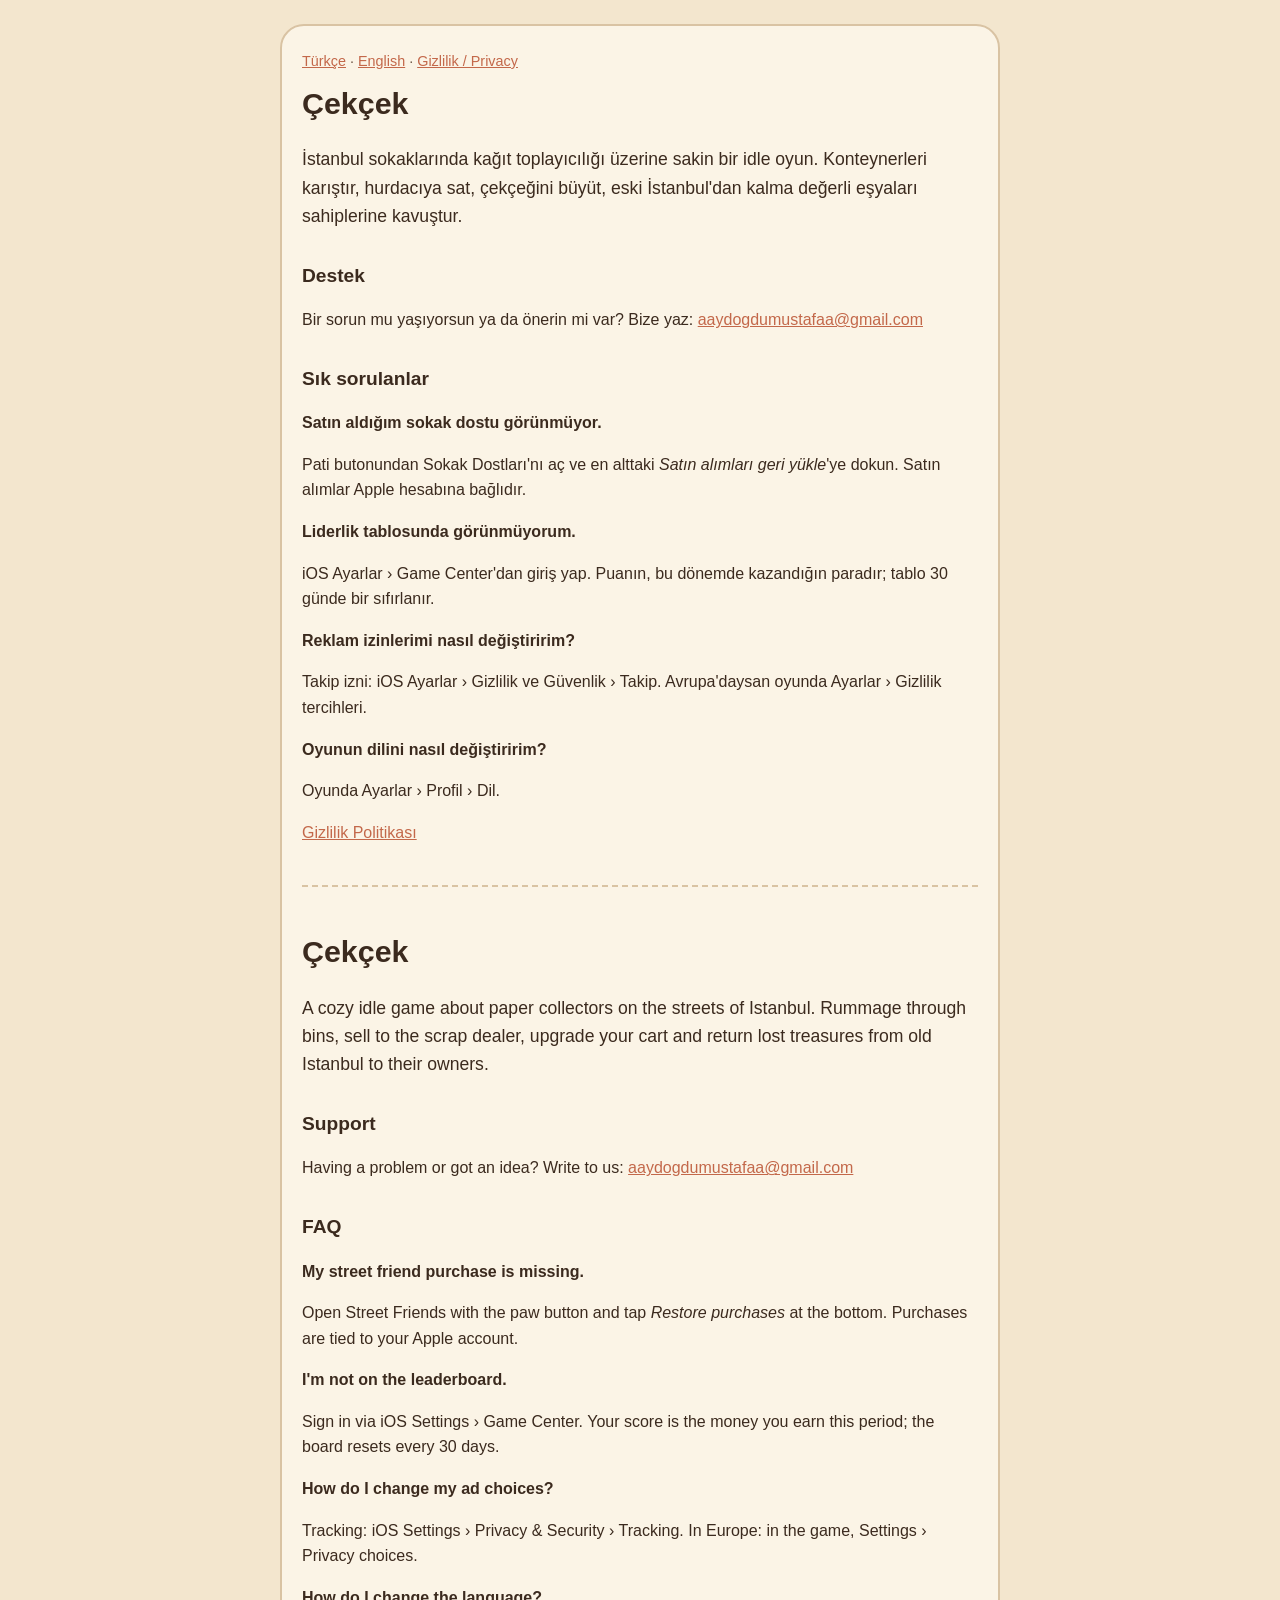
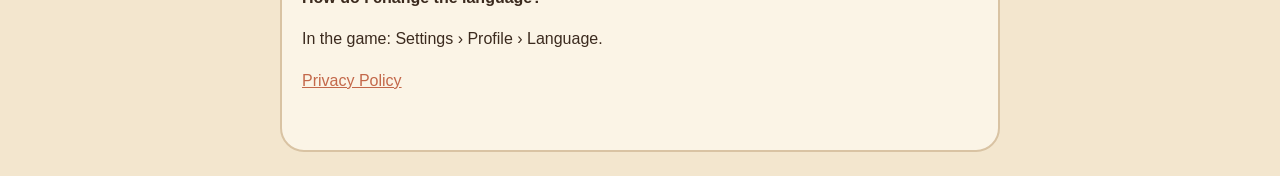
<file: index.html>
<!doctype html>
<html lang="tr">
<head>
<meta charset="utf-8">
<meta name="viewport" content="width=device-width, initial-scale=1">
<title>Mustafa Aydoğdu – Oyunlar</title>
<meta http-equiv="refresh" content="0; url=cekcek/">
</head>
<body><p><a href="cekcek/">Çekçek</a></p></body>
</html>
</file>
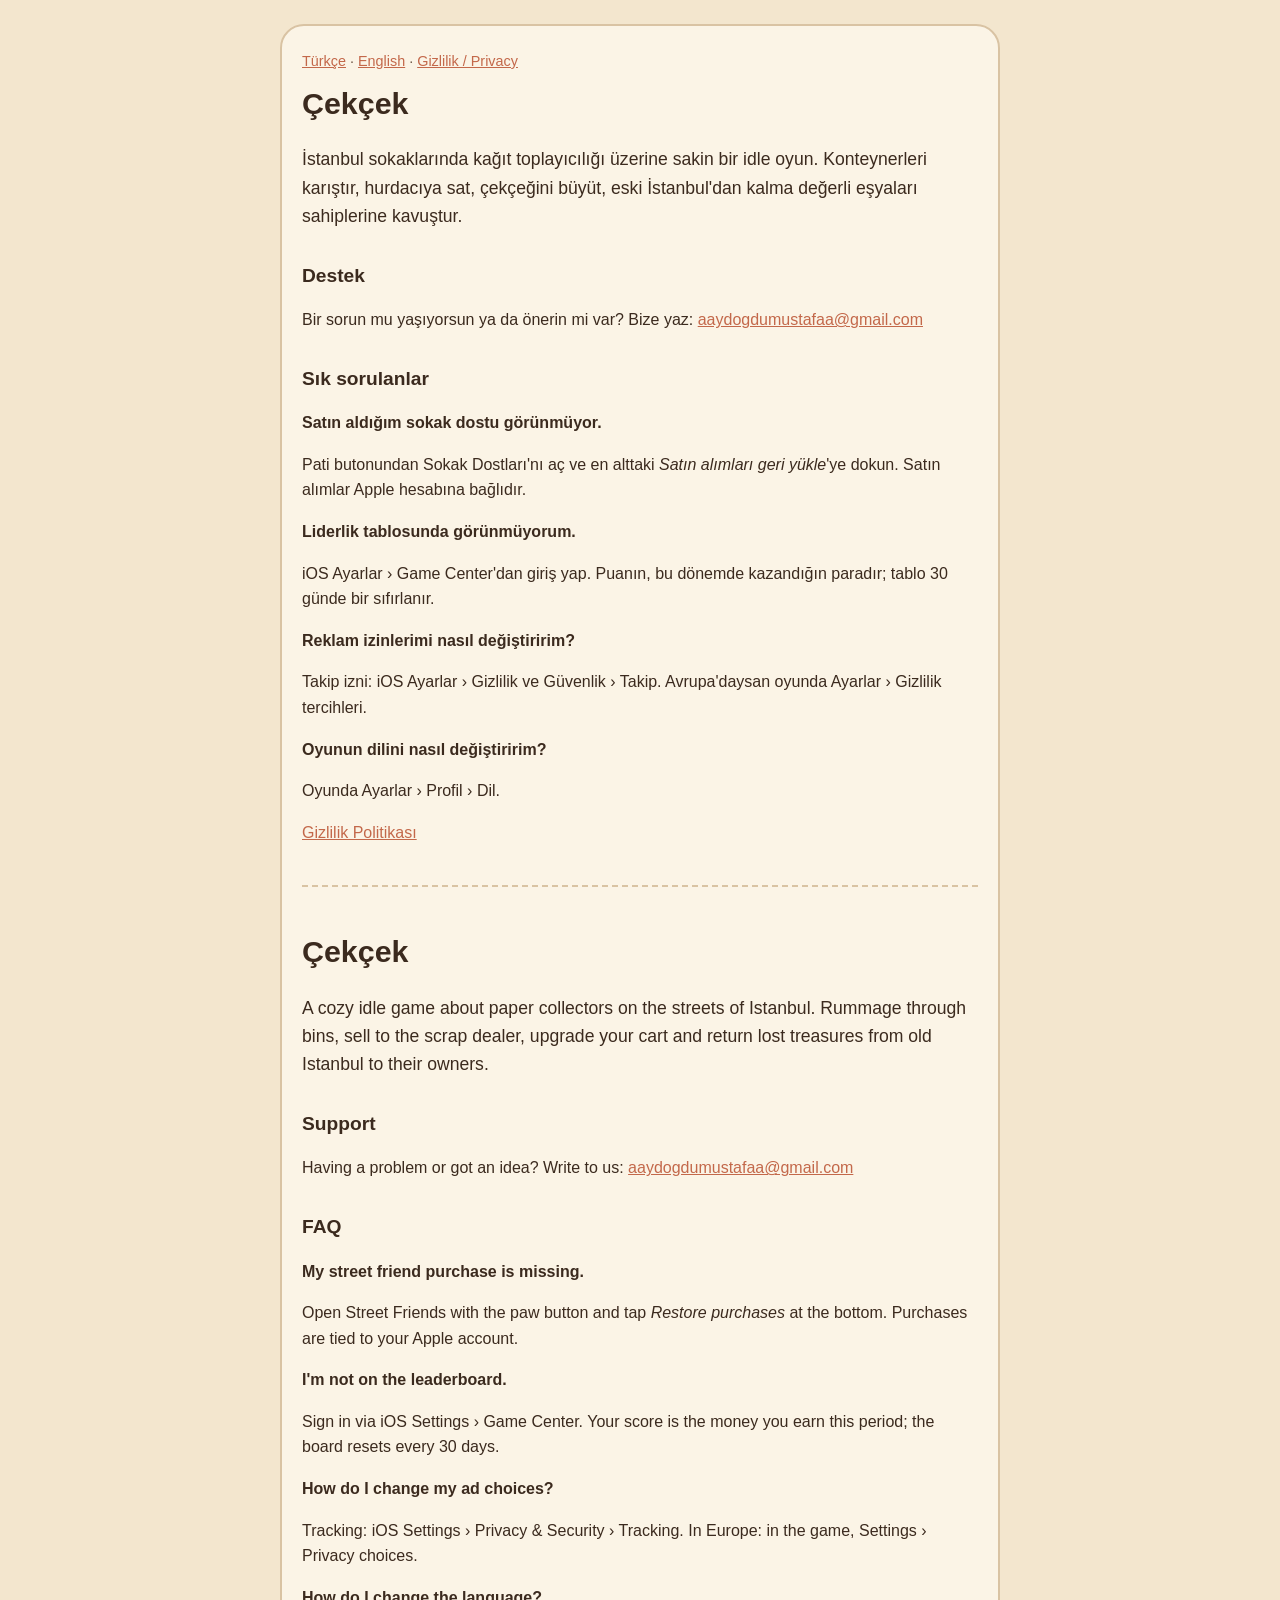
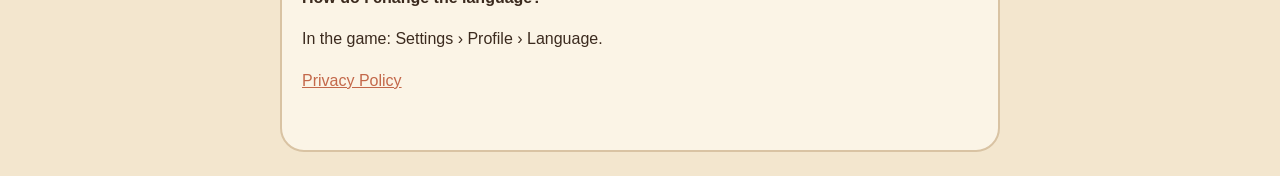
<file: cekcek/index.html>
<!doctype html>
<html lang="tr">
<head>
<meta charset="utf-8">
<meta name="viewport" content="width=device-width, initial-scale=1">
<title>Çekçek – Destek / Support</title>
<link rel="stylesheet" href="style.css">
</head>
<body>
<main>
  <nav class="lang"><a href="#tr">Türkçe</a> · <a href="#en">English</a> · <a href="privacy.html">Gizlilik / Privacy</a></nav>

  <section id="tr">
    <h1>Çekçek</h1>
    <p class="lead">İstanbul sokaklarında kağıt toplayıcılığı üzerine sakin bir idle oyun. Konteynerleri karıştır, hurdacıya sat, çekçeğini büyüt, eski İstanbul'dan kalma değerli eşyaları sahiplerine kavuştur.</p>

    <h2>Destek</h2>
    <p>Bir sorun mu yaşıyorsun ya da önerin mi var? Bize yaz: <a href="mailto:aaydogdumustafaa@gmail.com">aaydogdumustafaa@gmail.com</a></p>

    <h2>Sık sorulanlar</h2>
    <h3>Satın aldığım sokak dostu görünmüyor.</h3>
    <p>Pati butonundan Sokak Dostları'nı aç ve en alttaki <em>Satın alımları geri yükle</em>'ye dokun. Satın alımlar Apple hesabına bağlıdır.</p>
    <h3>Liderlik tablosunda görünmüyorum.</h3>
    <p>iOS Ayarlar › Game Center'dan giriş yap. Puanın, bu dönemde kazandığın paradır; tablo 30 günde bir sıfırlanır.</p>
    <h3>Reklam izinlerimi nasıl değiştiririm?</h3>
    <p>Takip izni: iOS Ayarlar › Gizlilik ve Güvenlik › Takip. Avrupa'daysan oyunda Ayarlar › Gizlilik tercihleri.</p>
    <h3>Oyunun dilini nasıl değiştiririm?</h3>
    <p>Oyunda Ayarlar › Profil › Dil.</p>

    <p><a href="privacy.html">Gizlilik Politikası</a></p>
  </section>

  <hr>

  <section id="en" lang="en">
    <h1>Çekçek</h1>
    <p class="lead">A cozy idle game about paper collectors on the streets of Istanbul. Rummage through bins, sell to the scrap dealer, upgrade your cart and return lost treasures from old Istanbul to their owners.</p>

    <h2>Support</h2>
    <p>Having a problem or got an idea? Write to us: <a href="mailto:aaydogdumustafaa@gmail.com">aaydogdumustafaa@gmail.com</a></p>

    <h2>FAQ</h2>
    <h3>My street friend purchase is missing.</h3>
    <p>Open Street Friends with the paw button and tap <em>Restore purchases</em> at the bottom. Purchases are tied to your Apple account.</p>
    <h3>I'm not on the leaderboard.</h3>
    <p>Sign in via iOS Settings › Game Center. Your score is the money you earn this period; the board resets every 30 days.</p>
    <h3>How do I change my ad choices?</h3>
    <p>Tracking: iOS Settings › Privacy &amp; Security › Tracking. In Europe: in the game, Settings › Privacy choices.</p>
    <h3>How do I change the language?</h3>
    <p>In the game: Settings › Profile › Language.</p>

    <p><a href="privacy.html">Privacy Policy</a></p>
  </section>
</main>
</body>
</html>
</file>
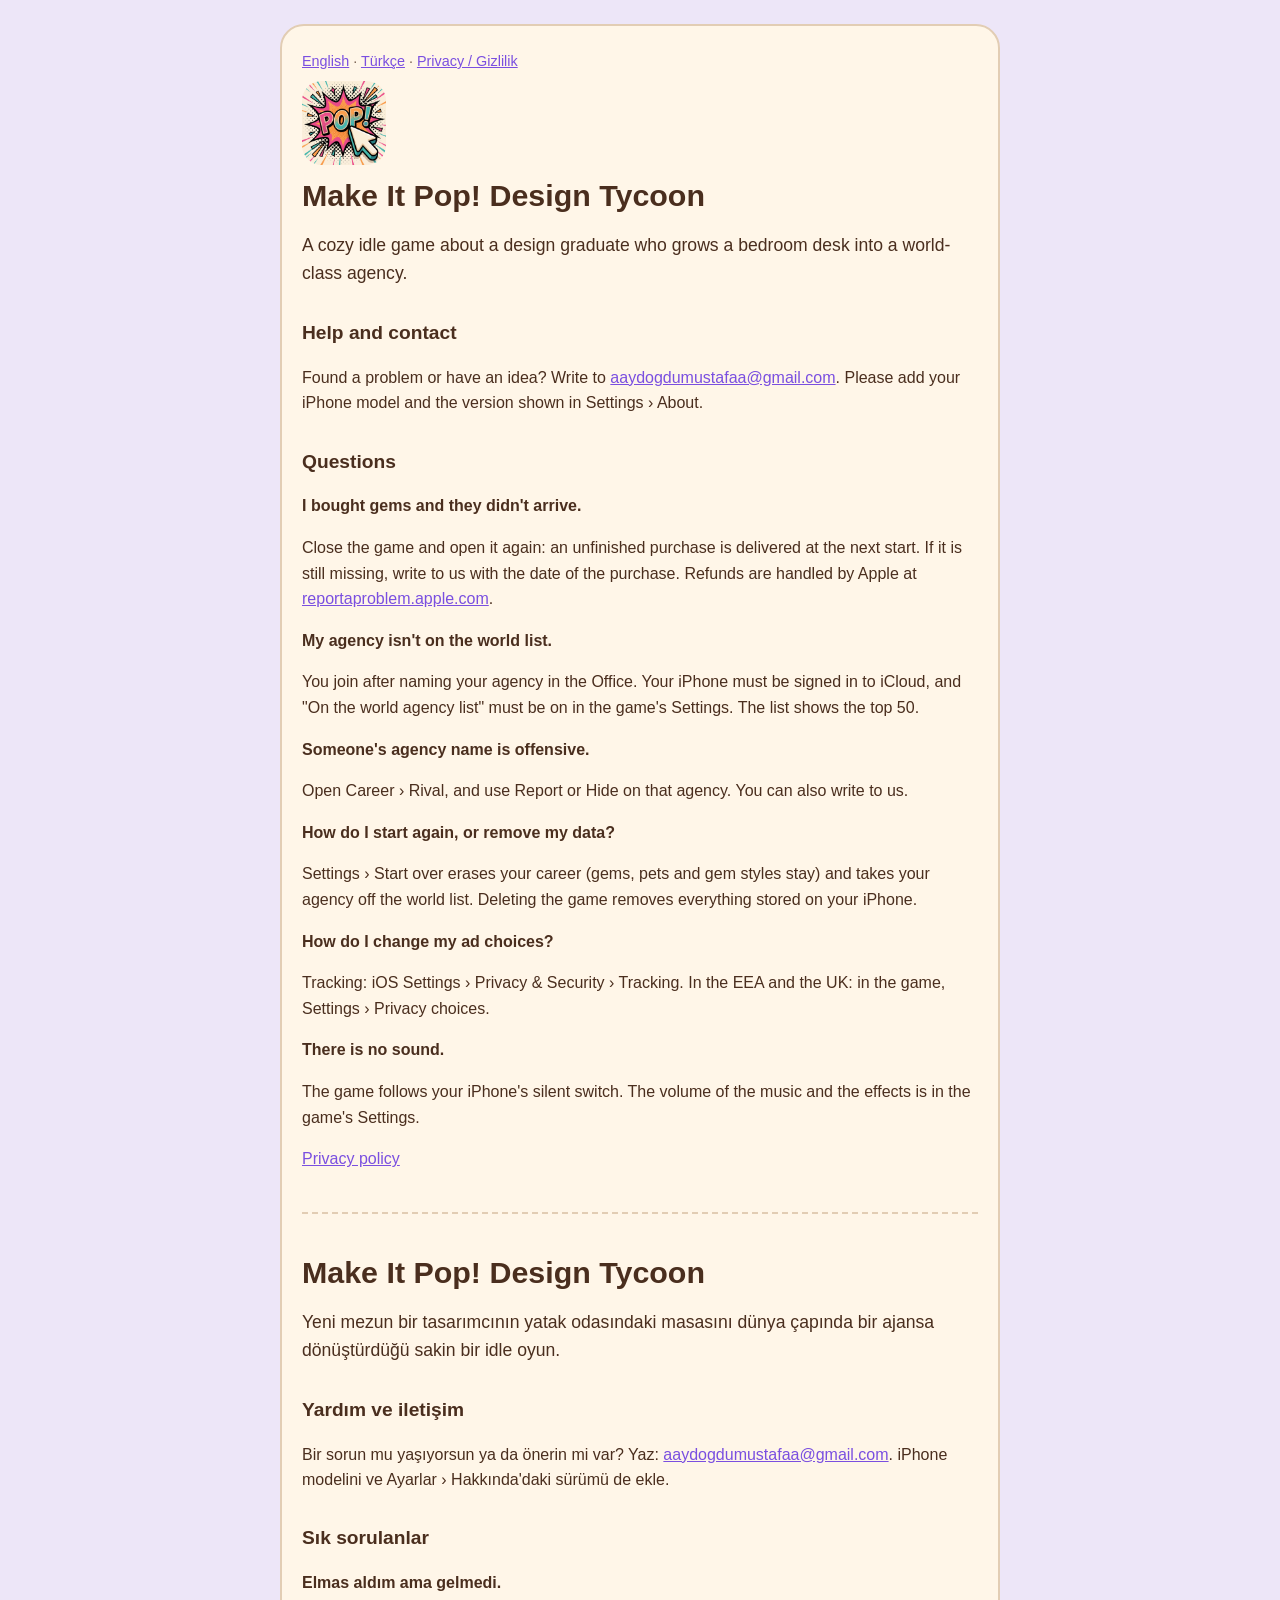
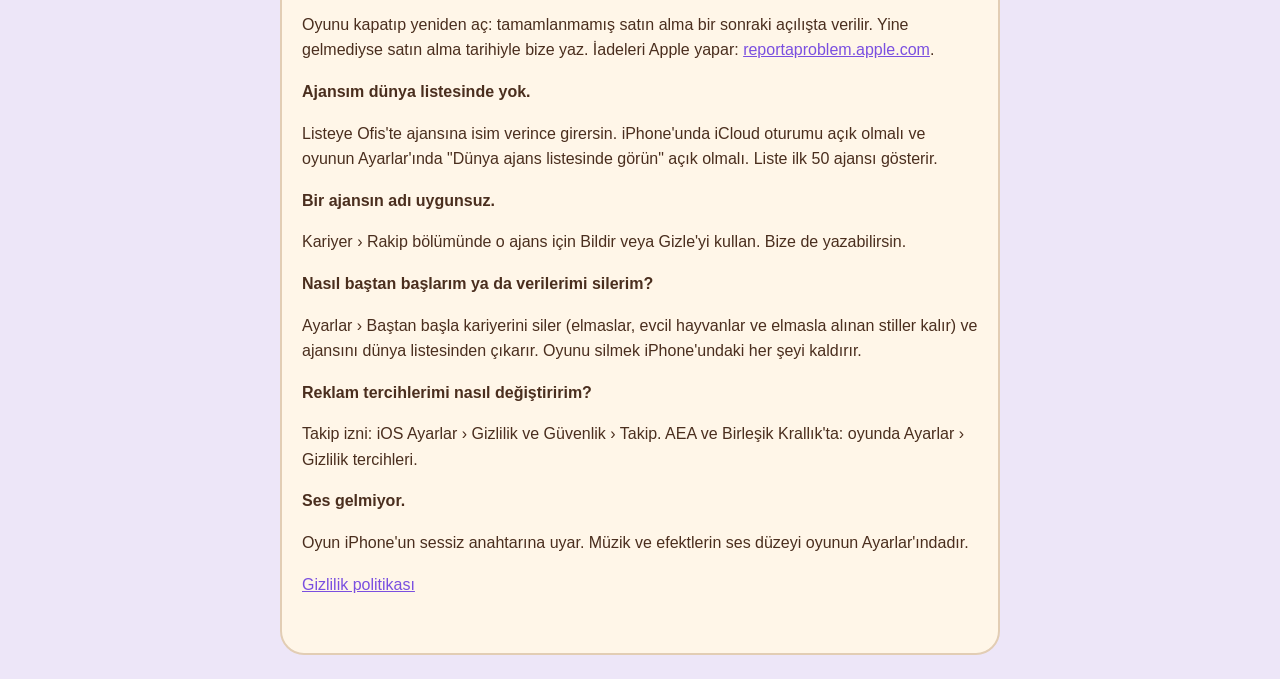
<file: makeitpop/index.html>
<!doctype html>
<html lang="en">
<head>
<meta charset="utf-8">
<meta name="viewport" content="width=device-width, initial-scale=1">
<title>Make It Pop! – Support</title>
<link rel="icon" href="icon.png">
<link rel="stylesheet" href="style.css">
</head>
<body>
<main>
  <nav class="lang"><a href="#en">English</a> · <a href="#tr">Türkçe</a> · <a href="privacy.html">Privacy / Gizlilik</a></nav>
  <img class="icon" src="icon.png" alt="">

  <section id="en">
    <h1>Make It Pop! Design Tycoon</h1>
    <p class="lead">A cozy idle game about a design graduate who grows a bedroom desk into a world-class agency.</p>

    <h2>Help and contact</h2>
    <p>Found a problem or have an idea? Write to <a href="mailto:aaydogdumustafaa@gmail.com?subject=Make%20It%20Pop!">aaydogdumustafaa@gmail.com</a>. Please add your iPhone model and the version shown in Settings › About.</p>

    <h2>Questions</h2>
    <h3>I bought gems and they didn't arrive.</h3>
    <p>Close the game and open it again: an unfinished purchase is delivered at the next start. If it is still missing, write to us with the date of the purchase. Refunds are handled by Apple at <a href="https://reportaproblem.apple.com">reportaproblem.apple.com</a>.</p>
    <h3>My agency isn't on the world list.</h3>
    <p>You join after naming your agency in the Office. Your iPhone must be signed in to iCloud, and "On the world agency list" must be on in the game's Settings. The list shows the top 50.</p>
    <h3>Someone's agency name is offensive.</h3>
    <p>Open Career › Rival, and use Report or Hide on that agency. You can also write to us.</p>
    <h3>How do I start again, or remove my data?</h3>
    <p>Settings › Start over erases your career (gems, pets and gem styles stay) and takes your agency off the world list. Deleting the game removes everything stored on your iPhone.</p>
    <h3>How do I change my ad choices?</h3>
    <p>Tracking: iOS Settings › Privacy &amp; Security › Tracking. In the EEA and the UK: in the game, Settings › Privacy choices.</p>
    <h3>There is no sound.</h3>
    <p>The game follows your iPhone's silent switch. The volume of the music and the effects is in the game's Settings.</p>
    <p><a href="privacy.html">Privacy policy</a></p>
  </section>

  <hr>

  <section id="tr" lang="tr">
    <h1>Make It Pop! Design Tycoon</h1>
    <p class="lead">Yeni mezun bir tasarımcının yatak odasındaki masasını dünya çapında bir ajansa dönüştürdüğü sakin bir idle oyun.</p>

    <h2>Yardım ve iletişim</h2>
    <p>Bir sorun mu yaşıyorsun ya da önerin mi var? Yaz: <a href="mailto:aaydogdumustafaa@gmail.com?subject=Make%20It%20Pop!">aaydogdumustafaa@gmail.com</a>. iPhone modelini ve Ayarlar › Hakkında'daki sürümü de ekle.</p>

    <h2>Sık sorulanlar</h2>
    <h3>Elmas aldım ama gelmedi.</h3>
    <p>Oyunu kapatıp yeniden aç: tamamlanmamış satın alma bir sonraki açılışta verilir. Yine gelmediyse satın alma tarihiyle bize yaz. İadeleri Apple yapar: <a href="https://reportaproblem.apple.com">reportaproblem.apple.com</a>.</p>
    <h3>Ajansım dünya listesinde yok.</h3>
    <p>Listeye Ofis'te ajansına isim verince girersin. iPhone'unda iCloud oturumu açık olmalı ve oyunun Ayarlar'ında "Dünya ajans listesinde görün" açık olmalı. Liste ilk 50 ajansı gösterir.</p>
    <h3>Bir ajansın adı uygunsuz.</h3>
    <p>Kariyer › Rakip bölümünde o ajans için Bildir veya Gizle'yi kullan. Bize de yazabilirsin.</p>
    <h3>Nasıl baştan başlarım ya da verilerimi silerim?</h3>
    <p>Ayarlar › Baştan başla kariyerini siler (elmaslar, evcil hayvanlar ve elmasla alınan stiller kalır) ve ajansını dünya listesinden çıkarır. Oyunu silmek iPhone'undaki her şeyi kaldırır.</p>
    <h3>Reklam tercihlerimi nasıl değiştiririm?</h3>
    <p>Takip izni: iOS Ayarlar › Gizlilik ve Güvenlik › Takip. AEA ve Birleşik Krallık'ta: oyunda Ayarlar › Gizlilik tercihleri.</p>
    <h3>Ses gelmiyor.</h3>
    <p>Oyun iPhone'un sessiz anahtarına uyar. Müzik ve efektlerin ses düzeyi oyunun Ayarlar'ındadır.</p>
    <p><a href="privacy.html#tr">Gizlilik politikası</a></p>
  </section>
</main>
</body>
</html>
</file>
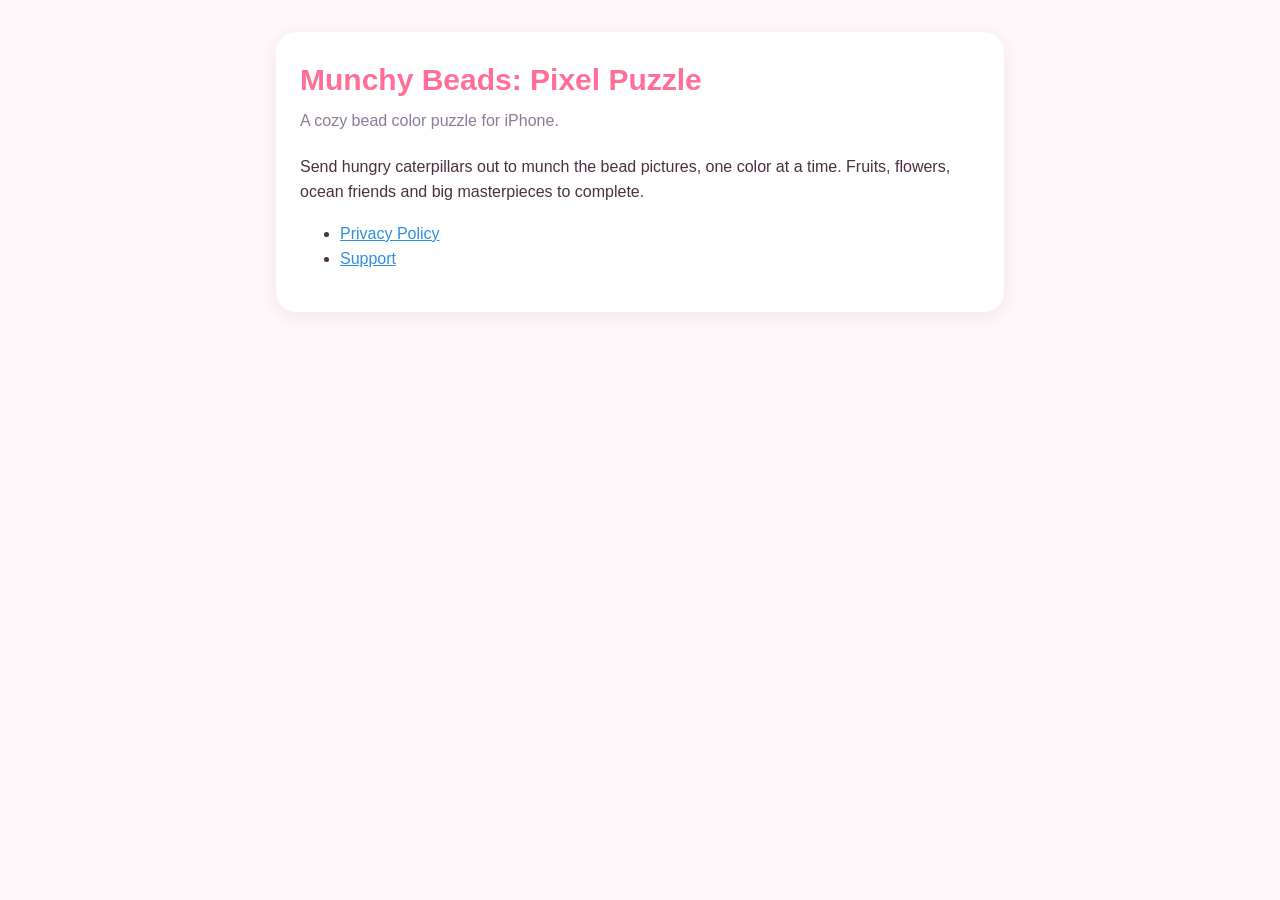
<file: munchybeads/index.html>
<!doctype html>
<html lang="en">
<head>
<meta charset="utf-8">
<meta name="viewport" content="width=device-width, initial-scale=1">
<title>Munchy Beads</title>
<link rel="stylesheet" href="style.css">
</head>
<body>
<main>
  <div class="card">
    <h1>Munchy Beads: Pixel Puzzle</h1>
    <p class="meta">A cozy bead color puzzle for iPhone.</p>
    <p>Send hungry caterpillars out to munch the bead pictures, one color at a time. Fruits, flowers, ocean friends and big masterpieces to complete.</p>
    <ul>
      <li><a href="privacy.html">Privacy Policy</a></li>
      <li><a href="support.html">Support</a></li>
    </ul>
  </div>
</main>
</body>
</html>
</file>
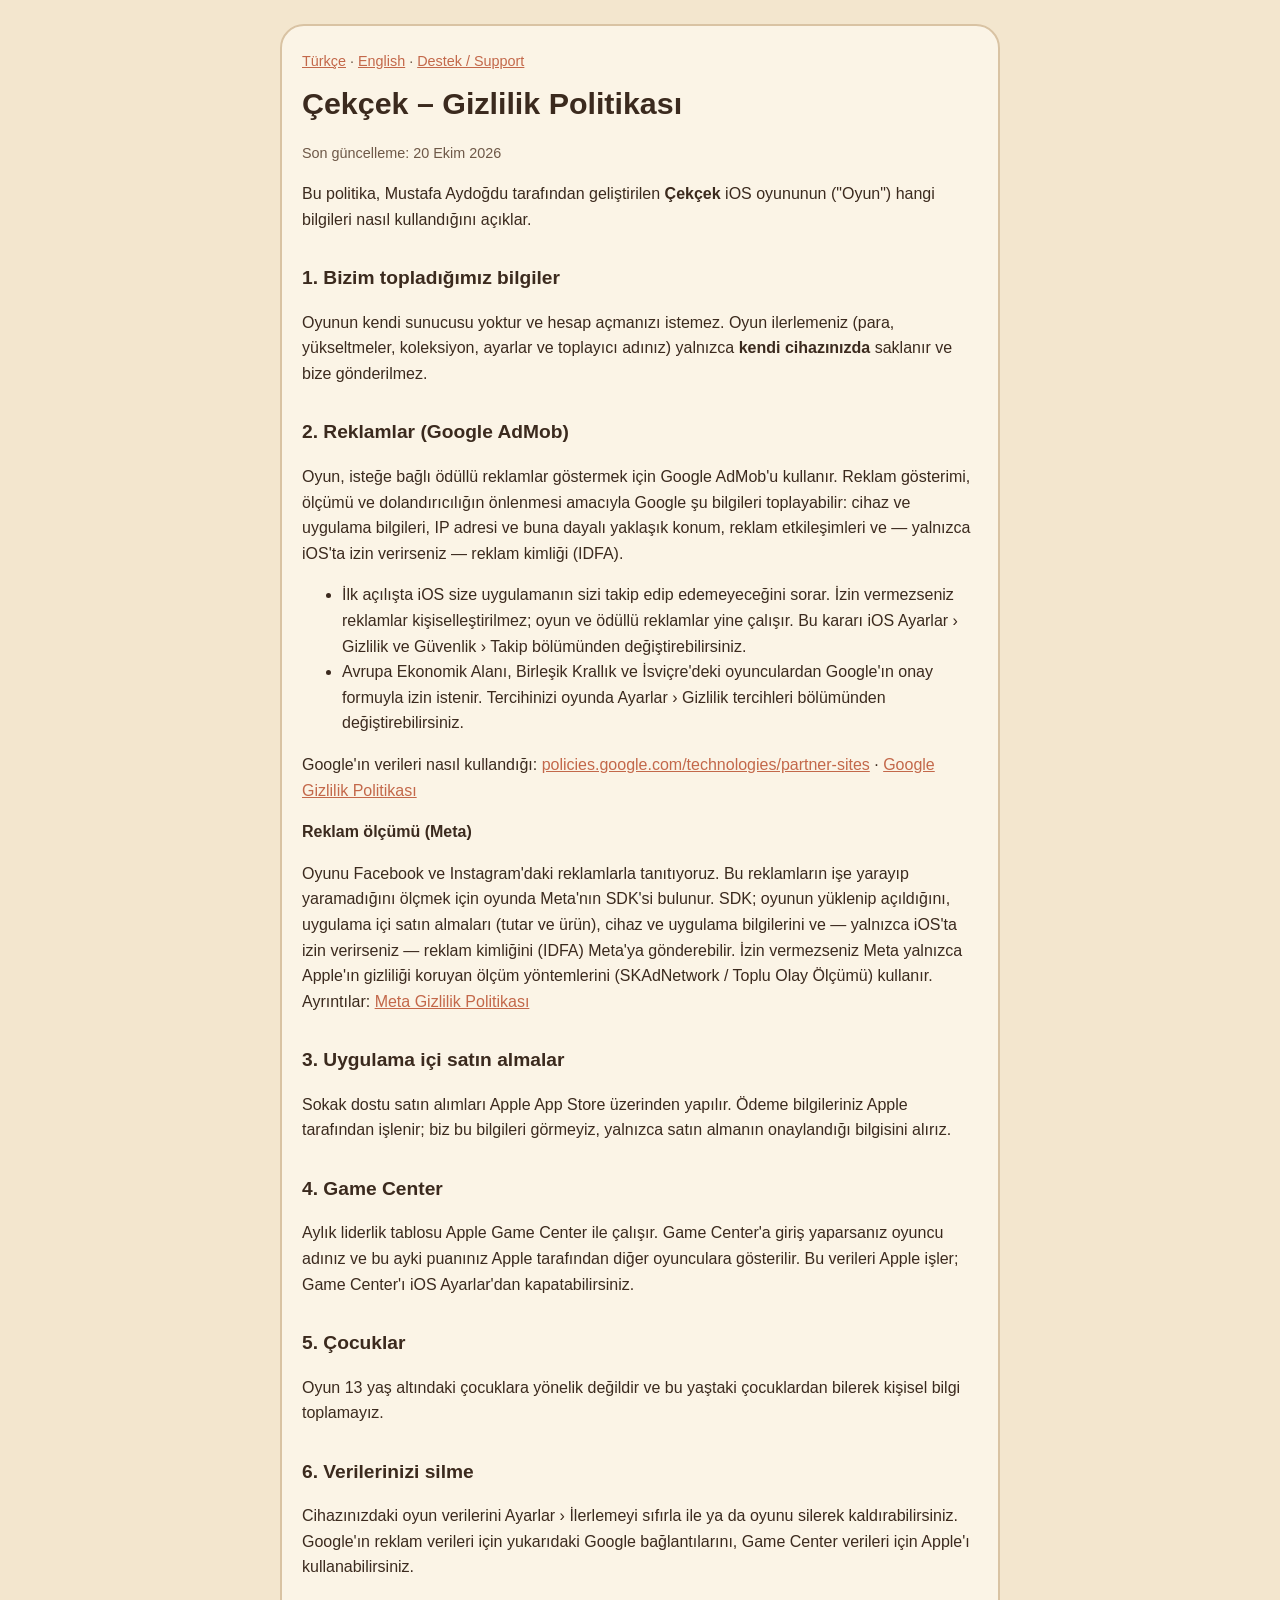
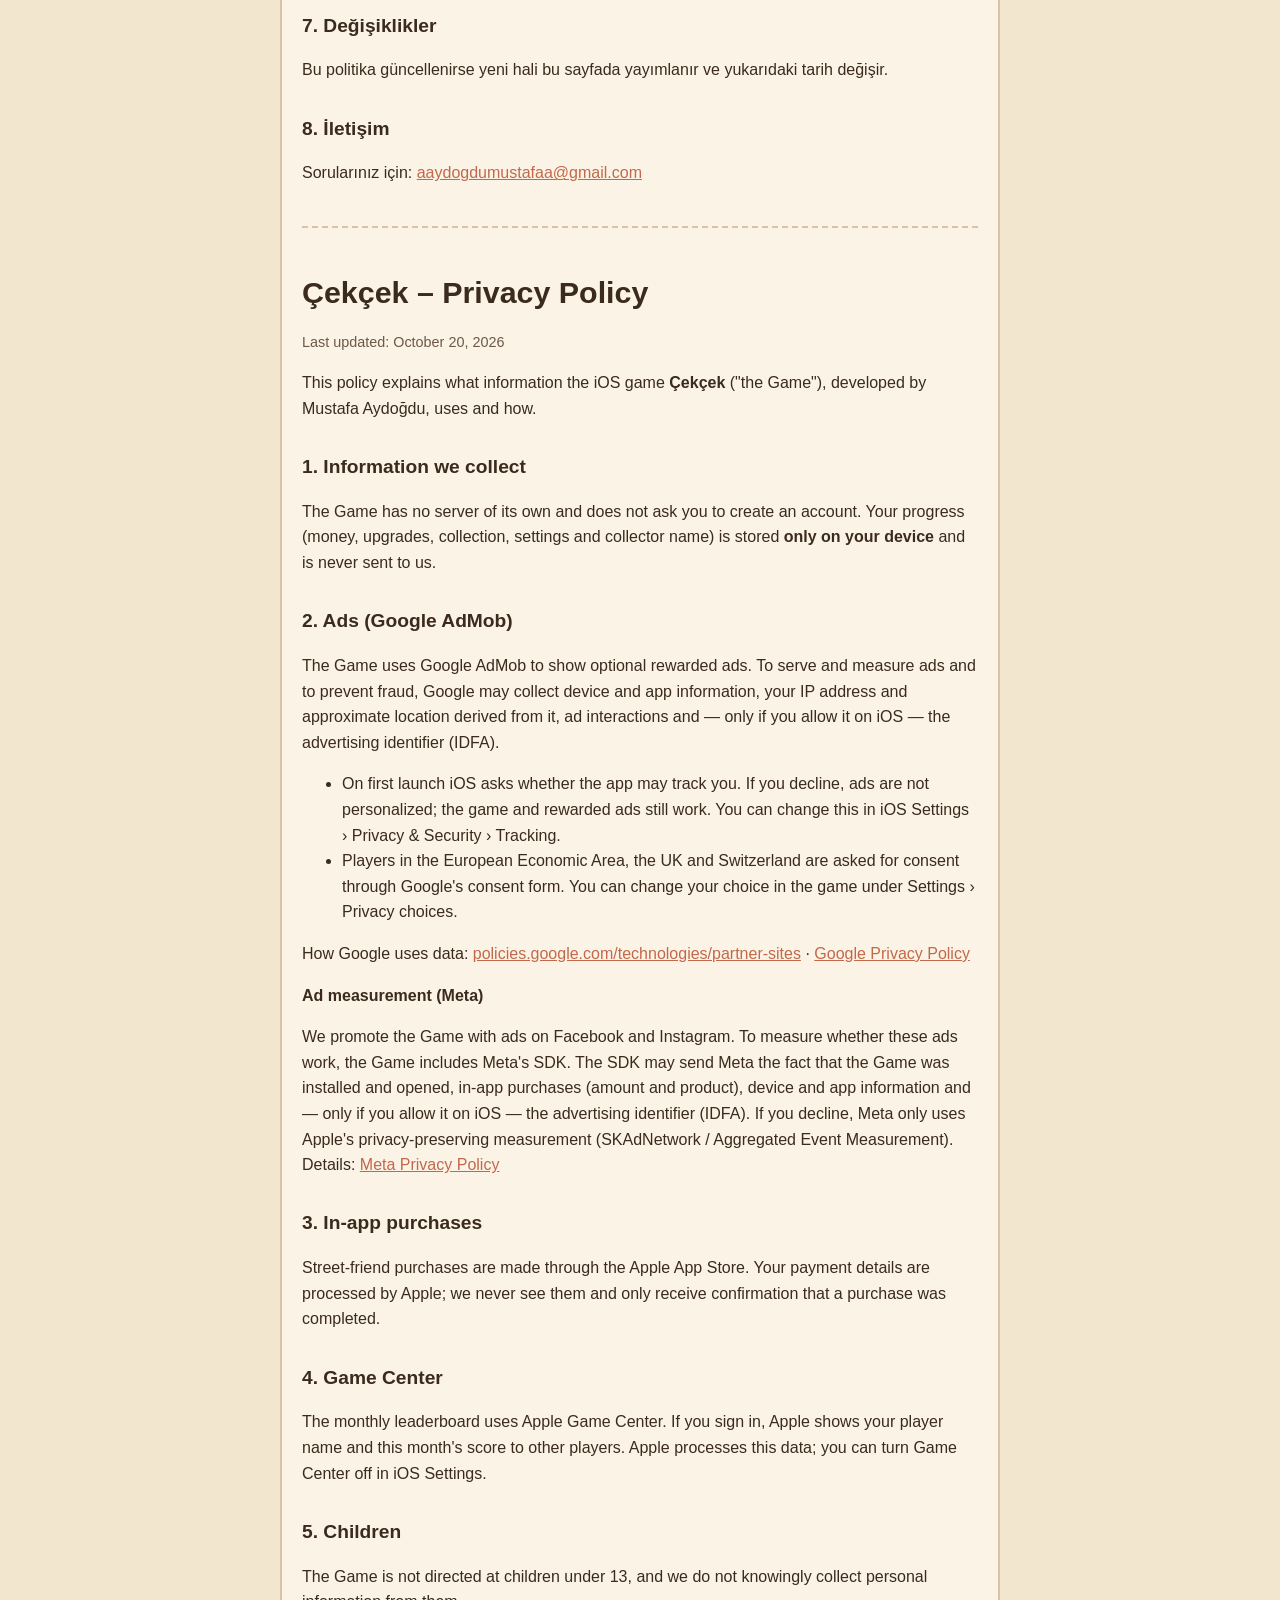
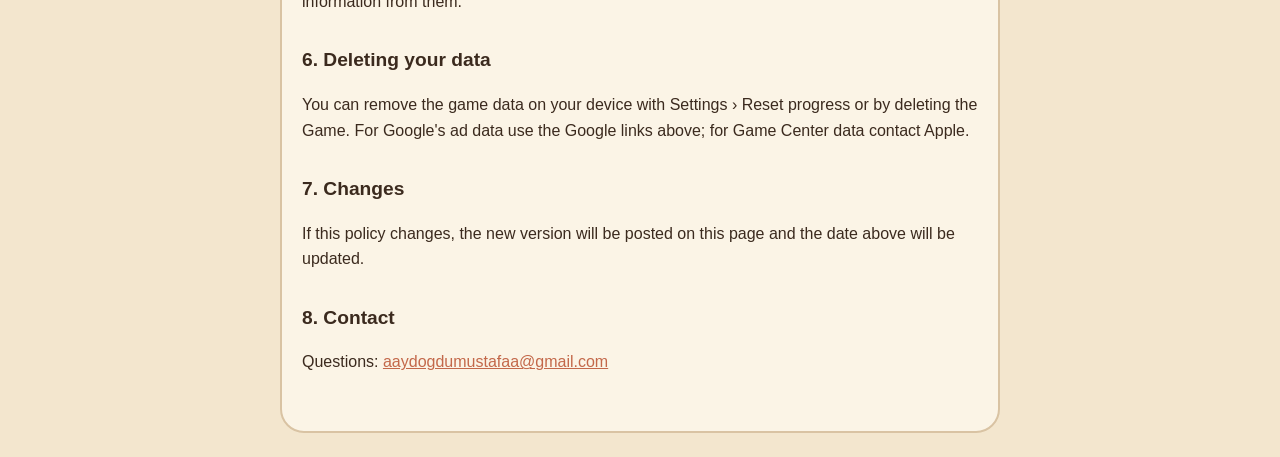
<file: cekcek/privacy.html>
<!doctype html>
<html lang="tr">
<head>
<meta charset="utf-8">
<meta name="viewport" content="width=device-width, initial-scale=1">
<title>Çekçek – Gizlilik Politikası / Privacy Policy</title>
<link rel="stylesheet" href="style.css">
</head>
<body>
<main>
  <nav class="lang"><a href="#tr">Türkçe</a> · <a href="#en">English</a> · <a href="./">Destek / Support</a></nav>

  <section id="tr">
    <h1>Çekçek – Gizlilik Politikası</h1>
    <p class="muted">Son güncelleme: 20 Ekim 2026</p>

    <p>Bu politika, Mustafa Aydoğdu tarafından geliştirilen <strong>Çekçek</strong> iOS oyununun ("Oyun") hangi bilgileri nasıl kullandığını açıklar.</p>

    <h2>1. Bizim topladığımız bilgiler</h2>
    <p>Oyunun kendi sunucusu yoktur ve hesap açmanızı istemez. Oyun ilerlemeniz (para, yükseltmeler, koleksiyon, ayarlar ve toplayıcı adınız) yalnızca <strong>kendi cihazınızda</strong> saklanır ve bize gönderilmez.</p>

    <h2>2. Reklamlar (Google AdMob)</h2>
    <p>Oyun, isteğe bağlı ödüllü reklamlar göstermek için Google AdMob'u kullanır. Reklam gösterimi, ölçümü ve dolandırıcılığın önlenmesi amacıyla Google şu bilgileri toplayabilir: cihaz ve uygulama bilgileri, IP adresi ve buna dayalı yaklaşık konum, reklam etkileşimleri ve — yalnızca iOS'ta izin verirseniz — reklam kimliği (IDFA).</p>
    <ul>
      <li>İlk açılışta iOS size uygulamanın sizi takip edip edemeyeceğini sorar. İzin vermezseniz reklamlar kişiselleştirilmez; oyun ve ödüllü reklamlar yine çalışır. Bu kararı iOS Ayarlar › Gizlilik ve Güvenlik › Takip bölümünden değiştirebilirsiniz.</li>
      <li>Avrupa Ekonomik Alanı, Birleşik Krallık ve İsviçre'deki oyunculardan Google'ın onay formuyla izin istenir. Tercihinizi oyunda Ayarlar › Gizlilik tercihleri bölümünden değiştirebilirsiniz.</li>
    </ul>
    <p>Google'ın verileri nasıl kullandığı: <a href="https://policies.google.com/technologies/partner-sites">policies.google.com/technologies/partner-sites</a> · <a href="https://policies.google.com/privacy">Google Gizlilik Politikası</a></p>

    <h3>Reklam ölçümü (Meta)</h3>
    <p>Oyunu Facebook ve Instagram'daki reklamlarla tanıtıyoruz. Bu reklamların işe yarayıp yaramadığını ölçmek için oyunda Meta'nın SDK'si bulunur. SDK; oyunun yüklenip açıldığını, uygulama içi satın almaları (tutar ve ürün), cihaz ve uygulama bilgilerini ve — yalnızca iOS'ta izin verirseniz — reklam kimliğini (IDFA) Meta'ya gönderebilir. İzin vermezseniz Meta yalnızca Apple'ın gizliliği koruyan ölçüm yöntemlerini (SKAdNetwork / Toplu Olay Ölçümü) kullanır. Ayrıntılar: <a href="https://www.facebook.com/privacy/policy">Meta Gizlilik Politikası</a></p>

    <h2>3. Uygulama içi satın almalar</h2>
    <p>Sokak dostu satın alımları Apple App Store üzerinden yapılır. Ödeme bilgileriniz Apple tarafından işlenir; biz bu bilgileri görmeyiz, yalnızca satın almanın onaylandığı bilgisini alırız.</p>

    <h2>4. Game Center</h2>
    <p>Aylık liderlik tablosu Apple Game Center ile çalışır. Game Center'a giriş yaparsanız oyuncu adınız ve bu ayki puanınız Apple tarafından diğer oyunculara gösterilir. Bu verileri Apple işler; Game Center'ı iOS Ayarlar'dan kapatabilirsiniz.</p>

    <h2>5. Çocuklar</h2>
    <p>Oyun 13 yaş altındaki çocuklara yönelik değildir ve bu yaştaki çocuklardan bilerek kişisel bilgi toplamayız.</p>

    <h2>6. Verilerinizi silme</h2>
    <p>Cihazınızdaki oyun verilerini Ayarlar › İlerlemeyi sıfırla ile ya da oyunu silerek kaldırabilirsiniz. Google'ın reklam verileri için yukarıdaki Google bağlantılarını, Game Center verileri için Apple'ı kullanabilirsiniz.</p>

    <h2>7. Değişiklikler</h2>
    <p>Bu politika güncellenirse yeni hali bu sayfada yayımlanır ve yukarıdaki tarih değişir.</p>

    <h2>8. İletişim</h2>
    <p>Sorularınız için: <a href="mailto:aaydogdumustafaa@gmail.com">aaydogdumustafaa@gmail.com</a></p>
  </section>

  <hr>

  <section id="en" lang="en">
    <h1>Çekçek – Privacy Policy</h1>
    <p class="muted">Last updated: October 20, 2026</p>

    <p>This policy explains what information the iOS game <strong>Çekçek</strong> ("the Game"), developed by Mustafa Aydoğdu, uses and how.</p>

    <h2>1. Information we collect</h2>
    <p>The Game has no server of its own and does not ask you to create an account. Your progress (money, upgrades, collection, settings and collector name) is stored <strong>only on your device</strong> and is never sent to us.</p>

    <h2>2. Ads (Google AdMob)</h2>
    <p>The Game uses Google AdMob to show optional rewarded ads. To serve and measure ads and to prevent fraud, Google may collect device and app information, your IP address and approximate location derived from it, ad interactions and — only if you allow it on iOS — the advertising identifier (IDFA).</p>
    <ul>
      <li>On first launch iOS asks whether the app may track you. If you decline, ads are not personalized; the game and rewarded ads still work. You can change this in iOS Settings › Privacy &amp; Security › Tracking.</li>
      <li>Players in the European Economic Area, the UK and Switzerland are asked for consent through Google's consent form. You can change your choice in the game under Settings › Privacy choices.</li>
    </ul>
    <p>How Google uses data: <a href="https://policies.google.com/technologies/partner-sites">policies.google.com/technologies/partner-sites</a> · <a href="https://policies.google.com/privacy">Google Privacy Policy</a></p>

    <h3>Ad measurement (Meta)</h3>
    <p>We promote the Game with ads on Facebook and Instagram. To measure whether these ads work, the Game includes Meta's SDK. The SDK may send Meta the fact that the Game was installed and opened, in-app purchases (amount and product), device and app information and — only if you allow it on iOS — the advertising identifier (IDFA). If you decline, Meta only uses Apple's privacy-preserving measurement (SKAdNetwork / Aggregated Event Measurement). Details: <a href="https://www.facebook.com/privacy/policy">Meta Privacy Policy</a></p>

    <h2>3. In-app purchases</h2>
    <p>Street-friend purchases are made through the Apple App Store. Your payment details are processed by Apple; we never see them and only receive confirmation that a purchase was completed.</p>

    <h2>4. Game Center</h2>
    <p>The monthly leaderboard uses Apple Game Center. If you sign in, Apple shows your player name and this month's score to other players. Apple processes this data; you can turn Game Center off in iOS Settings.</p>

    <h2>5. Children</h2>
    <p>The Game is not directed at children under 13, and we do not knowingly collect personal information from them.</p>

    <h2>6. Deleting your data</h2>
    <p>You can remove the game data on your device with Settings › Reset progress or by deleting the Game. For Google's ad data use the Google links above; for Game Center data contact Apple.</p>

    <h2>7. Changes</h2>
    <p>If this policy changes, the new version will be posted on this page and the date above will be updated.</p>

    <h2>8. Contact</h2>
    <p>Questions: <a href="mailto:aaydogdumustafaa@gmail.com">aaydogdumustafaa@gmail.com</a></p>
  </section>
</main>
</body>
</html>
</file>
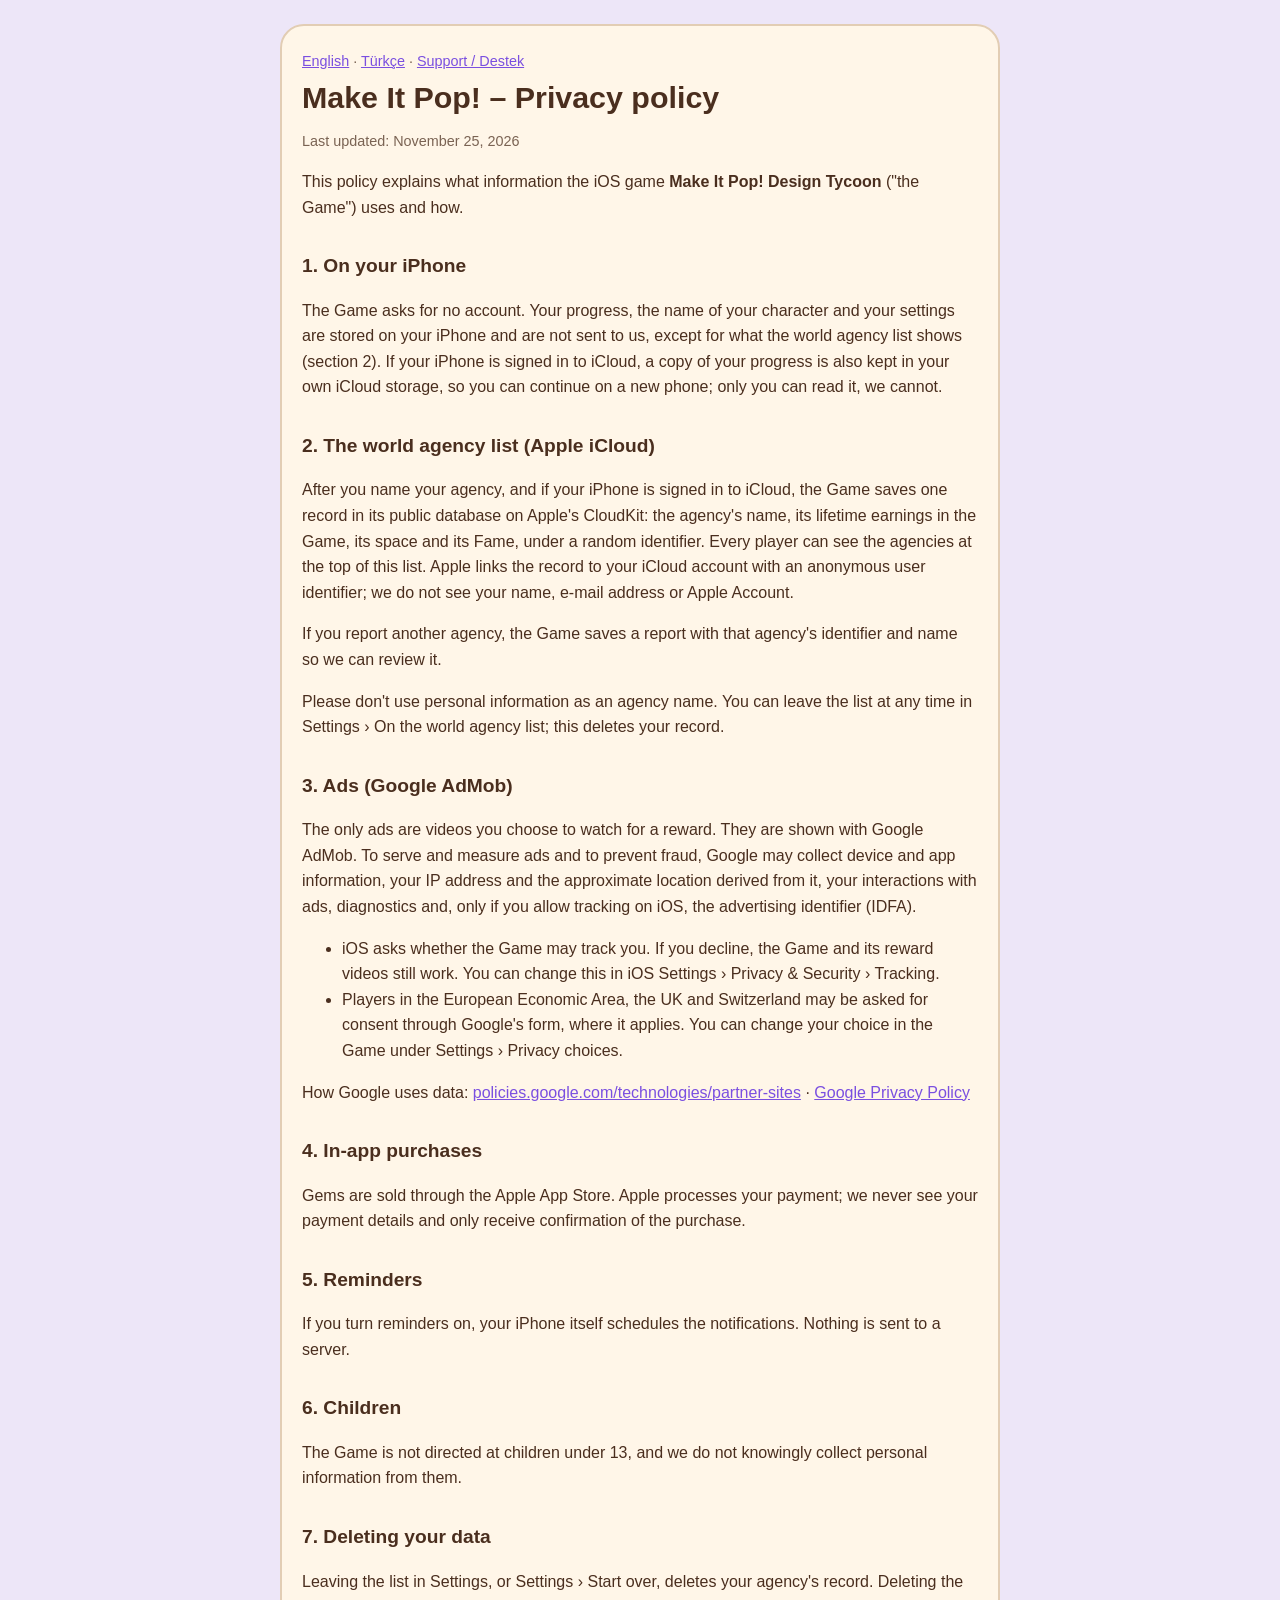
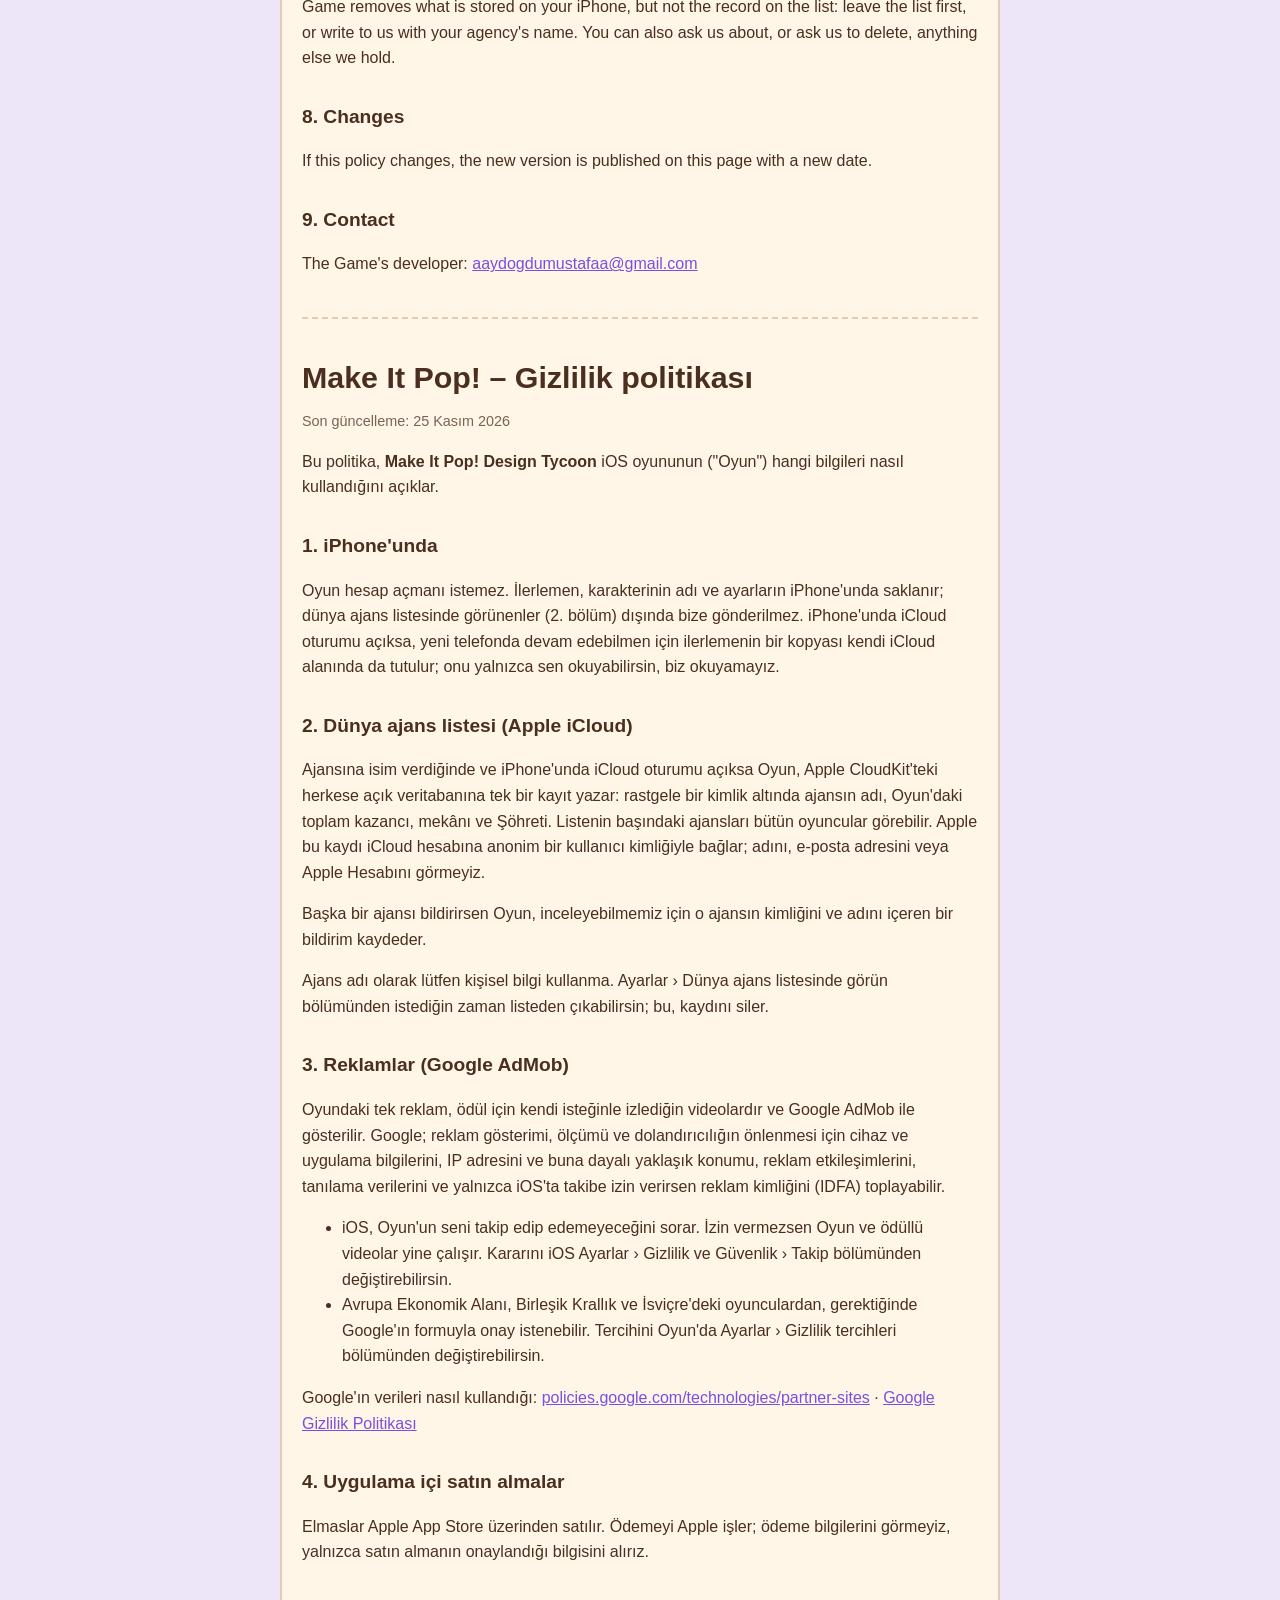
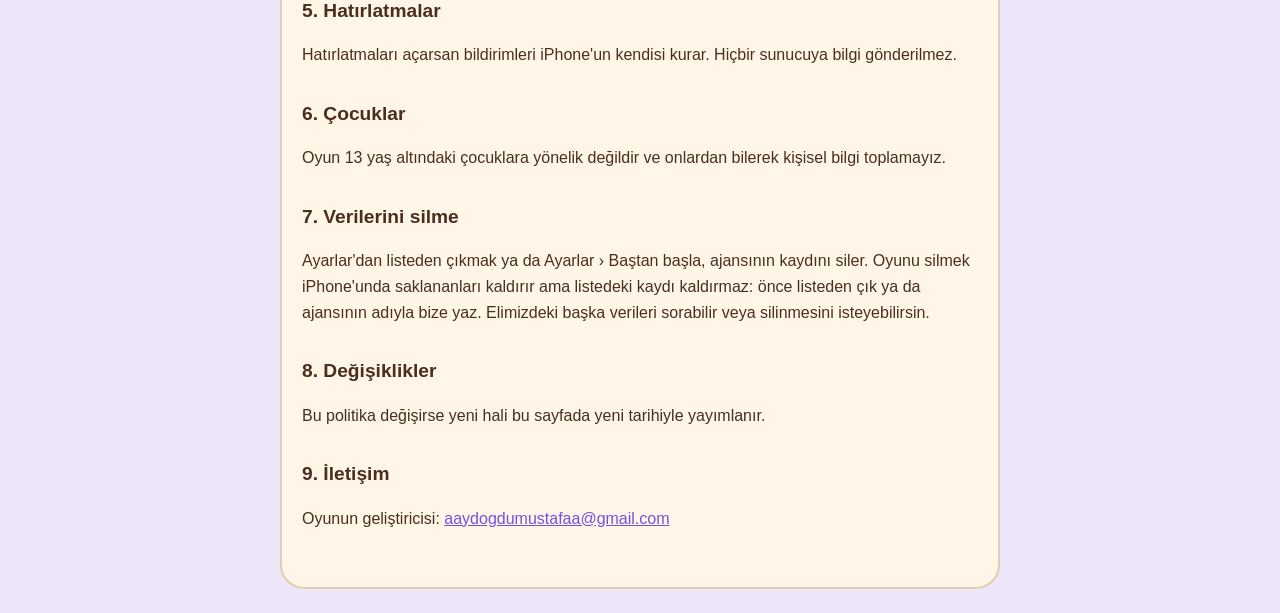
<file: makeitpop/privacy.html>
<!doctype html>
<html lang="en">
<head>
<meta charset="utf-8">
<meta name="viewport" content="width=device-width, initial-scale=1">
<title>Make It Pop! – Privacy policy</title>
<link rel="icon" href="icon.png">
<link rel="stylesheet" href="style.css">
</head>
<body>
<main>
  <nav class="lang"><a href="#en">English</a> · <a href="#tr">Türkçe</a> · <a href="./">Support / Destek</a></nav>

  <section id="en">
    <h1>Make It Pop! – Privacy policy</h1>
    <p class="muted">Last updated: November 25, 2026</p>
    <p>This policy explains what information the iOS game <strong>Make It Pop! Design Tycoon</strong> ("the Game") uses and how.</p>

    <h2>1. On your iPhone</h2>
    <p>The Game asks for no account. Your progress, the name of your character and your settings are stored on your iPhone and are not sent to us, except for what the world agency list shows (section 2). If your iPhone is signed in to iCloud, a copy of your progress is also kept in your own iCloud storage, so you can continue on a new phone; only you can read it, we cannot.</p>

    <h2>2. The world agency list (Apple iCloud)</h2>
    <p>After you name your agency, and if your iPhone is signed in to iCloud, the Game saves one record in its public database on Apple's CloudKit: the agency's name, its lifetime earnings in the Game, its space and its Fame, under a random identifier. Every player can see the agencies at the top of this list. Apple links the record to your iCloud account with an anonymous user identifier; we do not see your name, e-mail address or Apple Account.</p>
    <p>If you report another agency, the Game saves a report with that agency's identifier and name so we can review it.</p>
    <p>Please don't use personal information as an agency name. You can leave the list at any time in Settings › On the world agency list; this deletes your record.</p>

    <h2>3. Ads (Google AdMob)</h2>
    <p>The only ads are videos you choose to watch for a reward. They are shown with Google AdMob. To serve and measure ads and to prevent fraud, Google may collect device and app information, your IP address and the approximate location derived from it, your interactions with ads, diagnostics and, only if you allow tracking on iOS, the advertising identifier (IDFA).</p>
    <ul>
      <li>iOS asks whether the Game may track you. If you decline, the Game and its reward videos still work. You can change this in iOS Settings › Privacy &amp; Security › Tracking.</li>
      <li>Players in the European Economic Area, the UK and Switzerland may be asked for consent through Google's form, where it applies. You can change your choice in the Game under Settings › Privacy choices.</li>
    </ul>
    <p>How Google uses data: <a href="https://policies.google.com/technologies/partner-sites">policies.google.com/technologies/partner-sites</a> · <a href="https://policies.google.com/privacy">Google Privacy Policy</a></p>

    <h2>4. In-app purchases</h2>
    <p>Gems are sold through the Apple App Store. Apple processes your payment; we never see your payment details and only receive confirmation of the purchase.</p>

    <h2>5. Reminders</h2>
    <p>If you turn reminders on, your iPhone itself schedules the notifications. Nothing is sent to a server.</p>

    <h2>6. Children</h2>
    <p>The Game is not directed at children under 13, and we do not knowingly collect personal information from them.</p>

    <h2>7. Deleting your data</h2>
    <p>Leaving the list in Settings, or Settings › Start over, deletes your agency's record. Deleting the Game removes what is stored on your iPhone, but not the record on the list: leave the list first, or write to us with your agency's name. You can also ask us about, or ask us to delete, anything else we hold.</p>

    <h2>8. Changes</h2>
    <p>If this policy changes, the new version is published on this page with a new date.</p>

    <h2>9. Contact</h2>
    <p>The Game's developer: <a href="mailto:aaydogdumustafaa@gmail.com">aaydogdumustafaa@gmail.com</a></p>
  </section>

  <hr>

  <section id="tr" lang="tr">
    <h1>Make It Pop! – Gizlilik politikası</h1>
    <p class="muted">Son güncelleme: 25 Kasım 2026</p>
    <p>Bu politika, <strong>Make It Pop! Design Tycoon</strong> iOS oyununun ("Oyun") hangi bilgileri nasıl kullandığını açıklar.</p>

    <h2>1. iPhone'unda</h2>
    <p>Oyun hesap açmanı istemez. İlerlemen, karakterinin adı ve ayarların iPhone'unda saklanır; dünya ajans listesinde görünenler (2. bölüm) dışında bize gönderilmez. iPhone'unda iCloud oturumu açıksa, yeni telefonda devam edebilmen için ilerlemenin bir kopyası kendi iCloud alanında da tutulur; onu yalnızca sen okuyabilirsin, biz okuyamayız.</p>

    <h2>2. Dünya ajans listesi (Apple iCloud)</h2>
    <p>Ajansına isim verdiğinde ve iPhone'unda iCloud oturumu açıksa Oyun, Apple CloudKit'teki herkese açık veritabanına tek bir kayıt yazar: rastgele bir kimlik altında ajansın adı, Oyun'daki toplam kazancı, mekânı ve Şöhreti. Listenin başındaki ajansları bütün oyuncular görebilir. Apple bu kaydı iCloud hesabına anonim bir kullanıcı kimliğiyle bağlar; adını, e-posta adresini veya Apple Hesabını görmeyiz.</p>
    <p>Başka bir ajansı bildirirsen Oyun, inceleyebilmemiz için o ajansın kimliğini ve adını içeren bir bildirim kaydeder.</p>
    <p>Ajans adı olarak lütfen kişisel bilgi kullanma. Ayarlar › Dünya ajans listesinde görün bölümünden istediğin zaman listeden çıkabilirsin; bu, kaydını siler.</p>

    <h2>3. Reklamlar (Google AdMob)</h2>
    <p>Oyundaki tek reklam, ödül için kendi isteğinle izlediğin videolardır ve Google AdMob ile gösterilir. Google; reklam gösterimi, ölçümü ve dolandırıcılığın önlenmesi için cihaz ve uygulama bilgilerini, IP adresini ve buna dayalı yaklaşık konumu, reklam etkileşimlerini, tanılama verilerini ve yalnızca iOS'ta takibe izin verirsen reklam kimliğini (IDFA) toplayabilir.</p>
    <ul>
      <li>iOS, Oyun'un seni takip edip edemeyeceğini sorar. İzin vermezsen Oyun ve ödüllü videolar yine çalışır. Kararını iOS Ayarlar › Gizlilik ve Güvenlik › Takip bölümünden değiştirebilirsin.</li>
      <li>Avrupa Ekonomik Alanı, Birleşik Krallık ve İsviçre'deki oyunculardan, gerektiğinde Google'ın formuyla onay istenebilir. Tercihini Oyun'da Ayarlar › Gizlilik tercihleri bölümünden değiştirebilirsin.</li>
    </ul>
    <p>Google'ın verileri nasıl kullandığı: <a href="https://policies.google.com/technologies/partner-sites">policies.google.com/technologies/partner-sites</a> · <a href="https://policies.google.com/privacy">Google Gizlilik Politikası</a></p>

    <h2>4. Uygulama içi satın almalar</h2>
    <p>Elmaslar Apple App Store üzerinden satılır. Ödemeyi Apple işler; ödeme bilgilerini görmeyiz, yalnızca satın almanın onaylandığı bilgisini alırız.</p>

    <h2>5. Hatırlatmalar</h2>
    <p>Hatırlatmaları açarsan bildirimleri iPhone'un kendisi kurar. Hiçbir sunucuya bilgi gönderilmez.</p>

    <h2>6. Çocuklar</h2>
    <p>Oyun 13 yaş altındaki çocuklara yönelik değildir ve onlardan bilerek kişisel bilgi toplamayız.</p>

    <h2>7. Verilerini silme</h2>
    <p>Ayarlar'dan listeden çıkmak ya da Ayarlar › Baştan başla, ajansının kaydını siler. Oyunu silmek iPhone'unda saklananları kaldırır ama listedeki kaydı kaldırmaz: önce listeden çık ya da ajansının adıyla bize yaz. Elimizdeki başka verileri sorabilir veya silinmesini isteyebilirsin.</p>

    <h2>8. Değişiklikler</h2>
    <p>Bu politika değişirse yeni hali bu sayfada yeni tarihiyle yayımlanır.</p>

    <h2>9. İletişim</h2>
    <p>Oyunun geliştiricisi: <a href="mailto:aaydogdumustafaa@gmail.com">aaydogdumustafaa@gmail.com</a></p>
  </section>
</main>
</body>
</html>
</file>
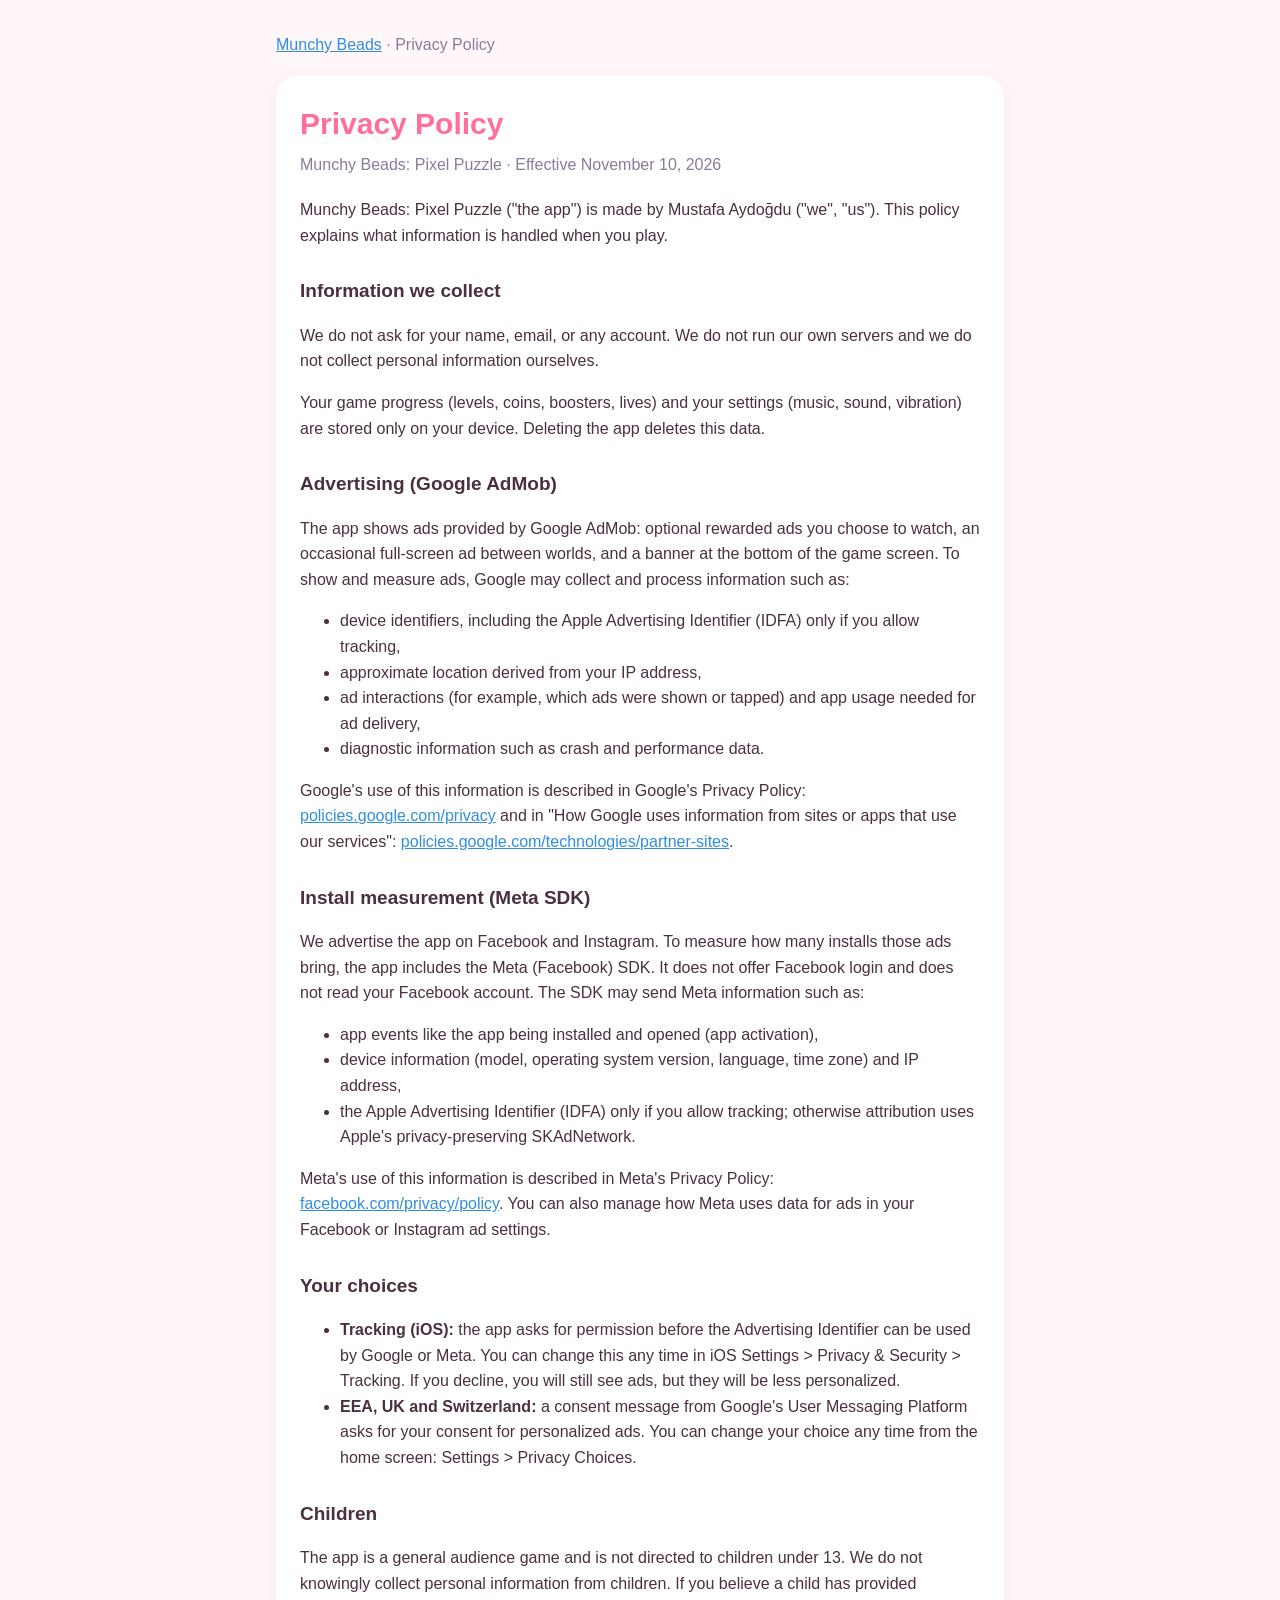
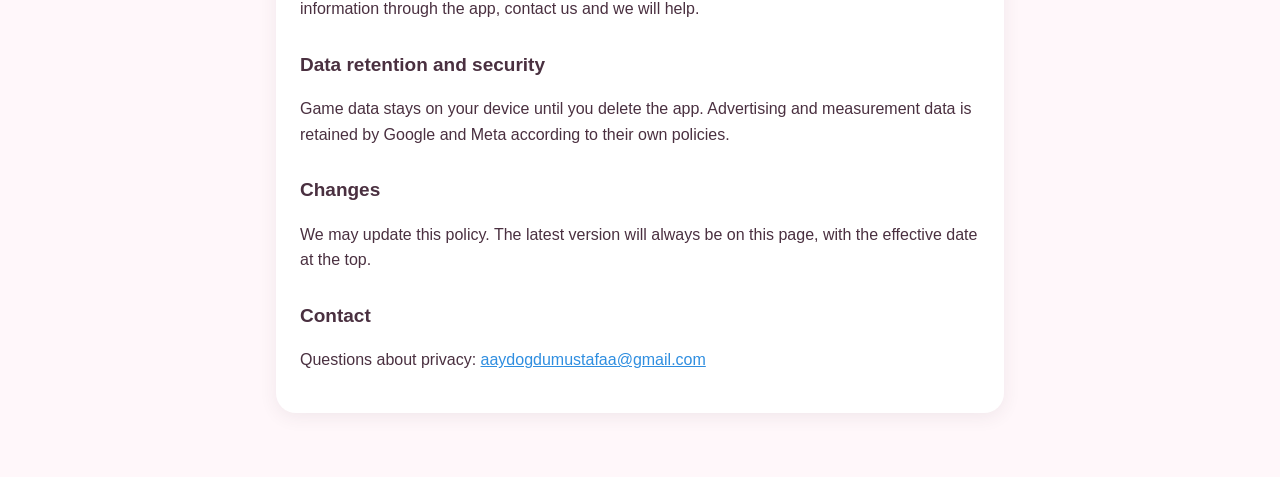
<file: munchybeads/privacy.html>
<!doctype html>
<html lang="en">
<head>
<meta charset="utf-8">
<meta name="viewport" content="width=device-width, initial-scale=1">
<title>Munchy Beads Privacy Policy</title>
<link rel="stylesheet" href="style.css">
</head>
<body>
<main>
  <nav><a href="index.html">Munchy Beads</a> · Privacy Policy</nav>
  <div class="card">
    <h1>Privacy Policy</h1>
    <p class="meta">Munchy Beads: Pixel Puzzle · Effective November 10, 2026</p>

    <p>Munchy Beads: Pixel Puzzle ("the app") is made by Mustafa Aydoğdu ("we", "us"). This policy explains what information is handled when you play.</p>

    <h2>Information we collect</h2>
    <p>We do not ask for your name, email, or any account. We do not run our own servers and we do not collect personal information ourselves.</p>
    <p>Your game progress (levels, coins, boosters, lives) and your settings (music, sound, vibration) are stored only on your device. Deleting the app deletes this data.</p>

    <h2>Advertising (Google AdMob)</h2>
    <p>The app shows ads provided by Google AdMob: optional rewarded ads you choose to watch, an occasional full-screen ad between worlds, and a banner at the bottom of the game screen. To show and measure ads, Google may collect and process information such as:</p>
    <ul>
      <li>device identifiers, including the Apple Advertising Identifier (IDFA) only if you allow tracking,</li>
      <li>approximate location derived from your IP address,</li>
      <li>ad interactions (for example, which ads were shown or tapped) and app usage needed for ad delivery,</li>
      <li>diagnostic information such as crash and performance data.</li>
    </ul>
    <p>Google's use of this information is described in Google's Privacy Policy: <a href="https://policies.google.com/privacy">policies.google.com/privacy</a> and in "How Google uses information from sites or apps that use our services": <a href="https://policies.google.com/technologies/partner-sites">policies.google.com/technologies/partner-sites</a>.</p>

    <h2>Install measurement (Meta SDK)</h2>
    <p>We advertise the app on Facebook and Instagram. To measure how many installs those ads bring, the app includes the Meta (Facebook) SDK. It does not offer Facebook login and does not read your Facebook account. The SDK may send Meta information such as:</p>
    <ul>
      <li>app events like the app being installed and opened (app activation),</li>
      <li>device information (model, operating system version, language, time zone) and IP address,</li>
      <li>the Apple Advertising Identifier (IDFA) only if you allow tracking; otherwise attribution uses Apple's privacy-preserving SKAdNetwork.</li>
    </ul>
    <p>Meta's use of this information is described in Meta's Privacy Policy: <a href="https://www.facebook.com/privacy/policy/">facebook.com/privacy/policy</a>. You can also manage how Meta uses data for ads in your Facebook or Instagram ad settings.</p>

    <h2>Your choices</h2>
    <ul>
      <li><strong>Tracking (iOS):</strong> the app asks for permission before the Advertising Identifier can be used by Google or Meta. You can change this any time in iOS Settings &gt; Privacy &amp; Security &gt; Tracking. If you decline, you will still see ads, but they will be less personalized.</li>
      <li><strong>EEA, UK and Switzerland:</strong> a consent message from Google's User Messaging Platform asks for your consent for personalized ads. You can change your choice any time from the home screen: Settings &gt; Privacy Choices.</li>
    </ul>

    <h2>Children</h2>
    <p>The app is a general audience game and is not directed to children under 13. We do not knowingly collect personal information from children. If you believe a child has provided information through the app, contact us and we will help.</p>

    <h2>Data retention and security</h2>
    <p>Game data stays on your device until you delete the app. Advertising and measurement data is retained by Google and Meta according to their own policies.</p>

    <h2>Changes</h2>
    <p>We may update this policy. The latest version will always be on this page, with the effective date at the top.</p>

    <h2>Contact</h2>
    <p>Questions about privacy: <a href="mailto:aaydogdumustafaa@gmail.com">aaydogdumustafaa@gmail.com</a></p>
  </div>
</main>
</body>
</html>
</file>
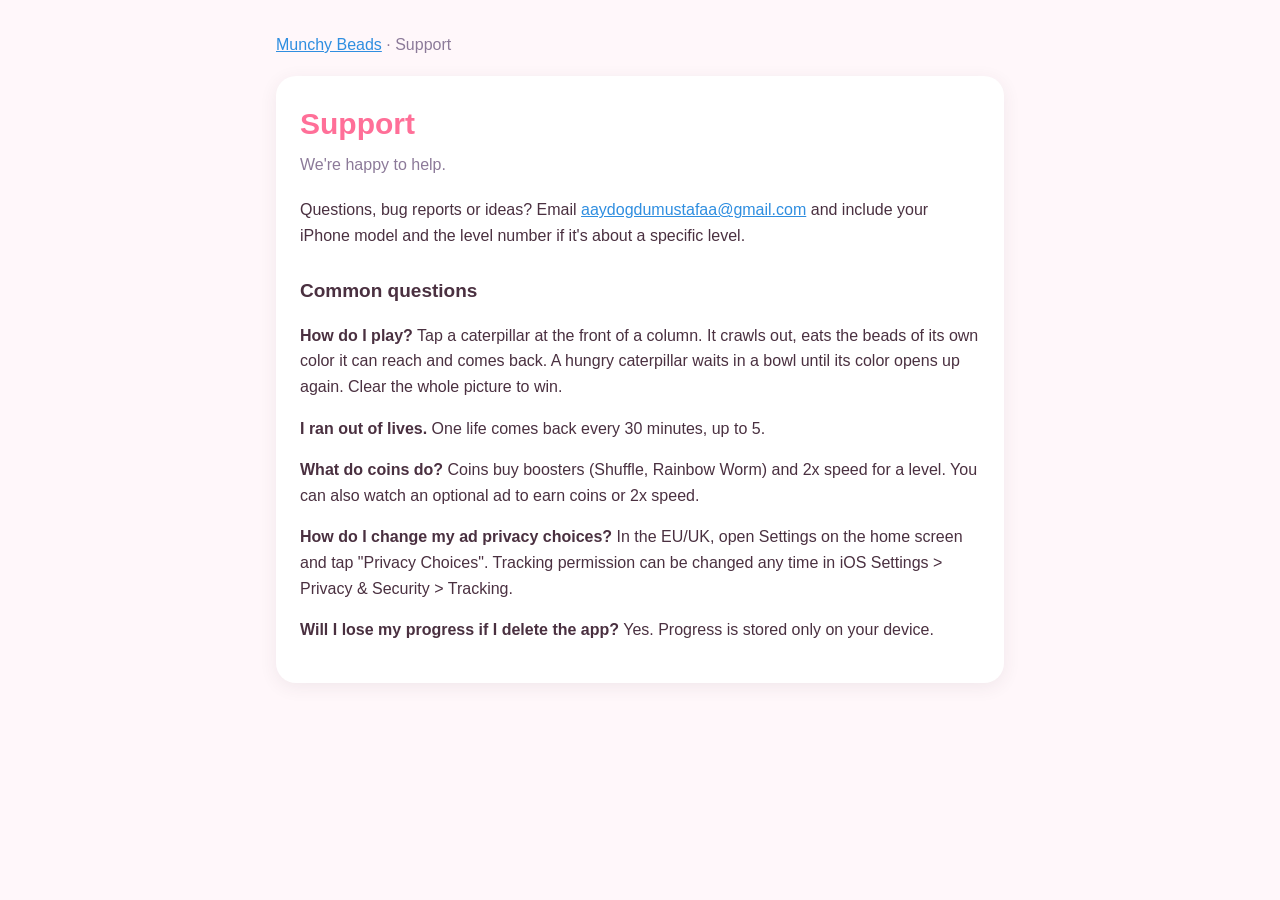
<file: munchybeads/support.html>
<!doctype html>
<html lang="en">
<head>
<meta charset="utf-8">
<meta name="viewport" content="width=device-width, initial-scale=1">
<title>Munchy Beads Support</title>
<link rel="stylesheet" href="style.css">
</head>
<body>
<main>
  <nav><a href="index.html">Munchy Beads</a> · Support</nav>
  <div class="card">
    <h1>Support</h1>
    <p class="meta">We're happy to help.</p>
    <p>Questions, bug reports or ideas? Email <a href="mailto:aaydogdumustafaa@gmail.com">aaydogdumustafaa@gmail.com</a> and include your iPhone model and the level number if it's about a specific level.</p>
    <h2>Common questions</h2>
    <p><strong>How do I play?</strong> Tap a caterpillar at the front of a column. It crawls out, eats the beads of its own color it can reach and comes back. A hungry caterpillar waits in a bowl until its color opens up again. Clear the whole picture to win.</p>
    <p><strong>I ran out of lives.</strong> One life comes back every 30 minutes, up to 5.</p>
    <p><strong>What do coins do?</strong> Coins buy boosters (Shuffle, Rainbow Worm) and 2x speed for a level. You can also watch an optional ad to earn coins or 2x speed.</p>
    <p><strong>How do I change my ad privacy choices?</strong> In the EU/UK, open Settings on the home screen and tap "Privacy Choices". Tracking permission can be changed any time in iOS Settings &gt; Privacy &amp; Security &gt; Tracking.</p>
    <p><strong>Will I lose my progress if I delete the app?</strong> Yes. Progress is stored only on your device.</p>
  </div>
</main>
</body>
</html>
</file>
<file: cekcek/style.css>
:root {
  --paper: #F3E6CE;
  --card: #FBF4E6;
  --edge: #D9C3A3;
  --ink: #3B2A1E;
  --soft: #6E5847;
  --accent: #C3684A;
}
@media (prefers-color-scheme: dark) {
  :root { --paper: #231A14; --card: #2E231B; --edge: #4A3A2E; --ink: #F3E6CE; --soft: #C9B59A; --accent: #E3906F; }
}
* { box-sizing: border-box; }
body {
  margin: 0;
  background: var(--paper);
  color: var(--ink);
  font: 16px/1.6 -apple-system, BlinkMacSystemFont, "Segoe UI", Roboto, sans-serif;
}
main {
  max-width: 720px;
  margin: 24px auto;
  padding: 24px 20px 40px;
  background: var(--card);
  border: 2px solid var(--edge);
  border-radius: 24px;
}
@media (max-width: 760px) { main { margin: 0; border-radius: 0; border-width: 0; } }
h1 { font-size: 1.9rem; margin: 0.2em 0 0.3em; }
h2 { font-size: 1.2rem; margin-top: 1.6em; }
h3 { font-size: 1rem; margin-bottom: 0.2em; }
a { color: var(--accent); }
.lead { font-size: 1.1rem; }
.muted { color: var(--soft); font-size: 0.9rem; }
.lang { font-size: 0.9rem; color: var(--soft); }
hr { border: 0; border-top: 2px dashed var(--edge); margin: 40px 0; }
</file>
<file: makeitpop/style.css>
:root { --paper:#EDE6F8; --card:#FFF6E8; --edge:#E2CDB4; --ink:#4A2E1E; --soft:#7A6353; --accent:#7A4FE0; }
@media (prefers-color-scheme: dark) { :root { --paper:#1F1830; --card:#2B2238; --edge:#4A3D5C; --ink:#F6EBDD; --soft:#C6B7CB; --accent:#B79BFF; } }
* { box-sizing: border-box; }
body { margin:0; background:var(--paper); color:var(--ink); font:16px/1.6 -apple-system, BlinkMacSystemFont, "Segoe UI", Roboto, sans-serif; }
main { max-width:720px; margin:24px auto; padding:24px 20px 40px; background:var(--card); border:2px solid var(--edge); border-radius:24px; }
@media (max-width:760px) { main { margin:0; border-radius:0; border-width:0; } }
h1 { font-size:1.9rem; margin:.2em 0 .3em; line-height:1.2; }
h2 { font-size:1.2rem; margin-top:1.6em; }
h3 { font-size:1rem; margin-bottom:.2em; }
a { color:var(--accent); overflow-wrap:anywhere; }
.lead { font-size:1.1rem; }
.muted, .lang { color:var(--soft); font-size:.9rem; }
.icon { width:84px; height:84px; border-radius:20px; display:block; margin:8px 0 12px; }
hr { border:0; border-top:2px dashed var(--edge); margin:40px 0; }
</file>
<file: munchybeads/style.css>
:root { --bg: #FFF7FA; --card: #ffffff; --ink: #4A3040; --soft: #8C7A99; --accent: #FF6F98; }
* { box-sizing: border-box; }
body { margin: 0; background: var(--bg); color: var(--ink); font: 16px/1.6 -apple-system, BlinkMacSystemFont, "Segoe UI", Roboto, sans-serif; }
main { max-width: 760px; margin: 0 auto; padding: 32px 16px 64px; }
.card { background: var(--card); border-radius: 20px; padding: 24px; box-shadow: 0 4px 18px rgba(74, 48, 64, .08); }
h1 { color: var(--accent); margin: 0 0 4px; font-size: 30px; }
h2 { font-size: 19px; margin: 28px 0 6px; }
p, li { color: var(--ink); }
.meta { color: var(--soft); margin: 0 0 20px; }
a { color: #2F8EE0; }
nav { margin-bottom: 18px; color: var(--soft); }
</file>
